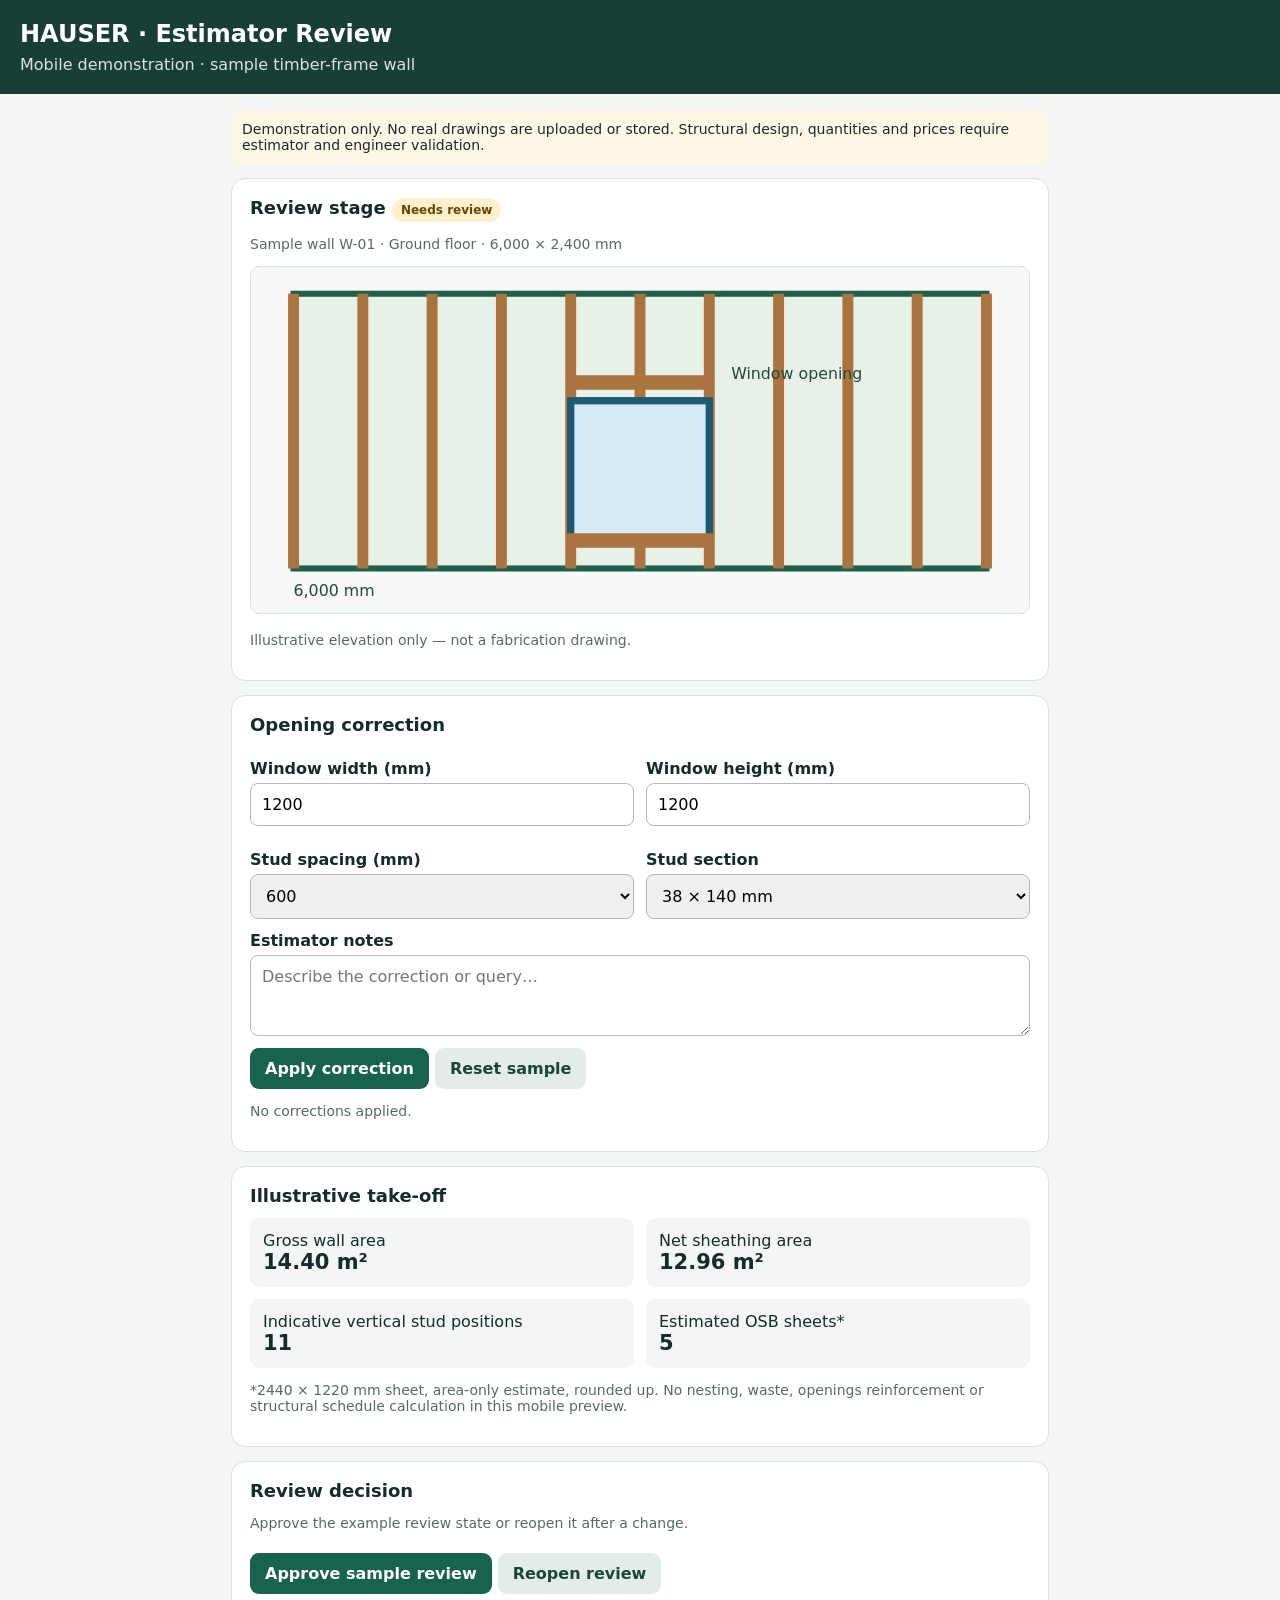
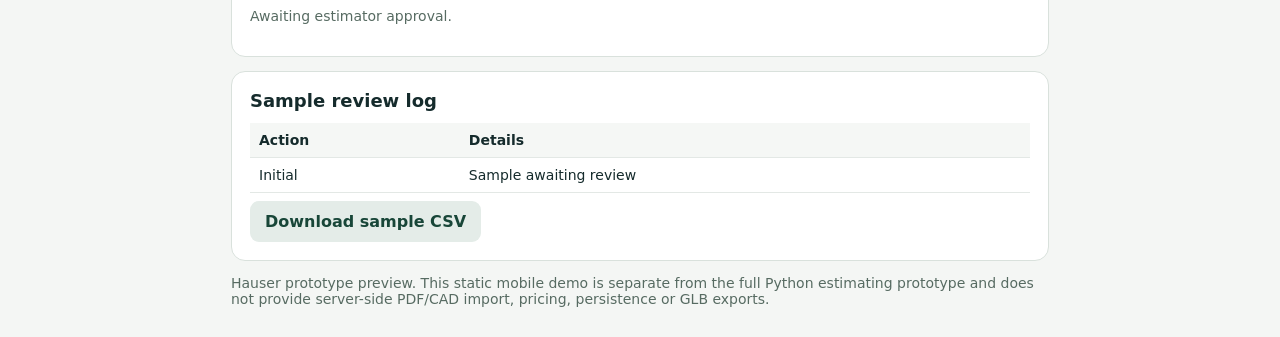
<file: hauser-demo/index.html>
<!doctype html>
<html lang="en"><head><meta charset="utf-8"><meta name="viewport" content="width=device-width,initial-scale=1"><title>Hauser | Estimator Review</title><style>
:root{font-family:system-ui,-apple-system,Segoe UI,sans-serif;color:#152b2c;background:#f4f6f4}*{box-sizing:border-box}body{margin:0}header{background:#173f37;color:white;padding:20px}h1{margin:0;font-size:24px}header p{margin:7px 0 0;color:#d8e5dc}main{max-width:850px;margin:auto;padding:16px}section{background:white;border:1px solid #d9e1dc;border-radius:14px;padding:18px;margin:14px 0}h2{font-size:18px;margin:0 0 12px}label{display:block;font-weight:650;margin:12px 0 5px}input,select,textarea{width:100%;font:inherit;padding:11px;border:1px solid #afbbb4;border-radius:8px}button{font:inherit;font-weight:650;padding:11px 15px;border:0;border-radius:9px;background:#17634d;color:white;margin:8px 6px 0 0;cursor:pointer}button.secondary{background:#e4ece8;color:#184638}.grid{display:grid;grid-template-columns:repeat(2,minmax(0,1fr));gap:12px}.metric{padding:13px;background:#f3f6f4;border-radius:9px}.metric b{display:block;font-size:21px}.tag{display:inline-block;background:#fff0ce;color:#684500;padding:5px 9px;border-radius:20px;font-size:12px}svg{width:100%;background:#f6f9f8;border:1px solid #d9e1dc;border-radius:10px}svg text{font-size:13px;fill:#26463d}.muted{color:#576b62;font-size:14px}.notice{background:#fff7e6;padding:11px;border-radius:9px;font-size:14px}table{border-collapse:collapse;width:100%;font-size:14px}td,th{padding:9px;border-bottom:1px solid #e3e8e5;text-align:left}th{background:#f5f7f5}@media(max-width:480px){.grid{grid-template-columns:1fr}section{padding:14px}}
</style></head><body><header><h1>HAUSER · Estimator Review</h1><p>Mobile demonstration · sample timber-frame wall</p></header><main><div class="notice">Demonstration only. No real drawings are uploaded or stored. Structural design, quantities and prices require estimator and engineer validation.</div>
<section><h2>Review stage <span class="tag" id="status">Needs review</span></h2><p class="muted">Sample wall W-01 · Ground floor · 6,000 × 2,400 mm</p><svg viewBox="0 0 640 285" role="img" aria-label="Wall elevation with studs and window opening"><rect x="35" y="22" width="570" height="226" fill="#e7f1e8" stroke="#215f4d" stroke-width="5"/><g id="studs" stroke="#a9743d" stroke-width="9"></g><rect id="opening" x="260" y="100" width="120" height="120" fill="#d6e9f7" stroke="#1d5b75" stroke-width="6"/><path d="M260 95H380M260 225H380" stroke="#a9743d" stroke-width="12"/><text x="35" y="271">6,000 mm</text><text x="395" y="92">Window opening</text></svg><p class="muted">Illustrative elevation only — not a fabrication drawing.</p></section>
<section><h2>Opening correction</h2><div class="grid"><div><label for="width">Window width (mm)</label><input id="width" type="number" min="300" max="2500" step="10" value="1200"></div><div><label for="height">Window height (mm)</label><input id="height" type="number" min="300" max="2200" step="10" value="1200"></div><div><label for="stud">Stud spacing (mm)</label><select id="stud"><option>600</option><option>400</option></select></div><div><label for="section">Stud section</label><select id="section"><option>38 × 140 mm</option><option>45 × 145 mm</option><option>47 × 150 mm</option></select></div></div><label for="notes">Estimator notes</label><textarea id="notes" rows="3" placeholder="Describe the correction or query…"></textarea><button id="apply">Apply correction</button><button class="secondary" id="reset">Reset sample</button><p id="change" class="muted">No corrections applied.</p></section>
<section><h2>Illustrative take-off</h2><div class="grid"><div class="metric">Gross wall area <b>14.40 m²</b></div><div class="metric">Net sheathing area <b id="area">12.96 m²</b></div><div class="metric">Indicative vertical stud positions <b id="count">11</b></div><div class="metric">Estimated OSB sheets* <b id="sheets">5</b></div></div><p class="muted">*2440 × 1220 mm sheet, area-only estimate, rounded up. No nesting, waste, openings reinforcement or structural schedule calculation in this mobile preview.</p></section>
<section><h2>Review decision</h2><p class="muted">Approve the example review state or reopen it after a change.</p><button id="approve">Approve sample review</button><button class="secondary" id="reopen">Reopen review</button><p id="decision" class="muted">Awaiting estimator approval.</p></section>
<section><h2>Sample review log</h2><table><thead><tr><th>Action</th><th>Details</th></tr></thead><tbody id="log"><tr><td>Initial</td><td>Sample awaiting review</td></tr></tbody></table><button class="secondary" id="csv">Download sample CSV</button></section>
<p class="muted">Hauser prototype preview. This static mobile demo is separate from the full Python estimating prototype and does not provide server-side PDF/CAD import, pricing, persistence or GLB exports.</p></main><script>
const $=id=>document.getElementById(id);let approved=false,entries=[['Initial','Sample awaiting review']];function draw(){let w=+$('width').value,h=+$('height').value,spacing=+$('stud').value;if(!(w>=300&&w<=2500&&h>=300&&h<=2200))return false;let ow=w/6000*570,oh=h/2400*226;let o=$('opening');o.setAttribute('x',320-ow/2);o.setAttribute('y',248-oh-25);o.setAttribute('width',ow);o.setAttribute('height',oh);let studs=$('studs');studs.innerHTML='';for(let i=0;i<=6000;i+=spacing){let x=35+i/6000*570;let line=document.createElementNS('http://www.w3.org/2000/svg','line');line.setAttribute('x1',x);line.setAttribute('x2',x);line.setAttribute('y1',22);line.setAttribute('y2',248);studs.appendChild(line)}$('area').textContent=(14.4-w*h/1e6).toFixed(2)+' m²';$('count').textContent=Math.ceil(6000/spacing)+1;$('sheets').textContent=Math.ceil((14.4-w*h/1e6)/(2.44*1.22));return true}function status(){ $('status').textContent=approved?'Sample approved':'Needs review';$('decision').textContent=approved?'Sample approved locally in this browser session.':'Awaiting estimator approval.'}function log(action,detail){entries.unshift([action,detail]);$('log').innerHTML=entries.map(e=>'<tr>'+e.map(x=>'<td>'+String(x).replaceAll('&','&amp;').replaceAll('<','&lt;')+'</td>').join('')+'</tr>').join('')}$('apply').onclick=()=>{if(!draw()){alert('Enter valid opening dimensions.');return}approved=false;status();let d='Window '+$('width').value+' × '+$('height').value+' mm; spacing '+$('stud').value+' mm; '+$('section').value+'; '+$('notes').value;log('Correction',d);$('change').textContent='Applied: '+d};$('approve').onclick=()=>{approved=true;status();log('Approval','Sample review approved')};$('reopen').onclick=()=>{approved=false;status();log('Reopened','Review requires approval')};$('reset').onclick=()=>{$('width').value=1200;$('height').value=1200;$('stud').value=600;$('section').selectedIndex=0;$('notes').value='';approved=false;draw();status();$('change').textContent='Reset to sample dimensions.';log('Reset','Sample restored')};$('csv').onclick=()=>{let rows=[['Action','Details'],...entries].map(r=>r.map(v=>'"'+String(v).replaceAll('"','""')+'"').join(',')).join('\r\n');let a=document.createElement('a');a.href=URL.createObjectURL(new Blob([rows],{type:'text/csv'}));a.download='hauser-sample-review.csv';a.click();URL.revokeObjectURL(a.href)};draw();status();
</script></body></html>
</file>
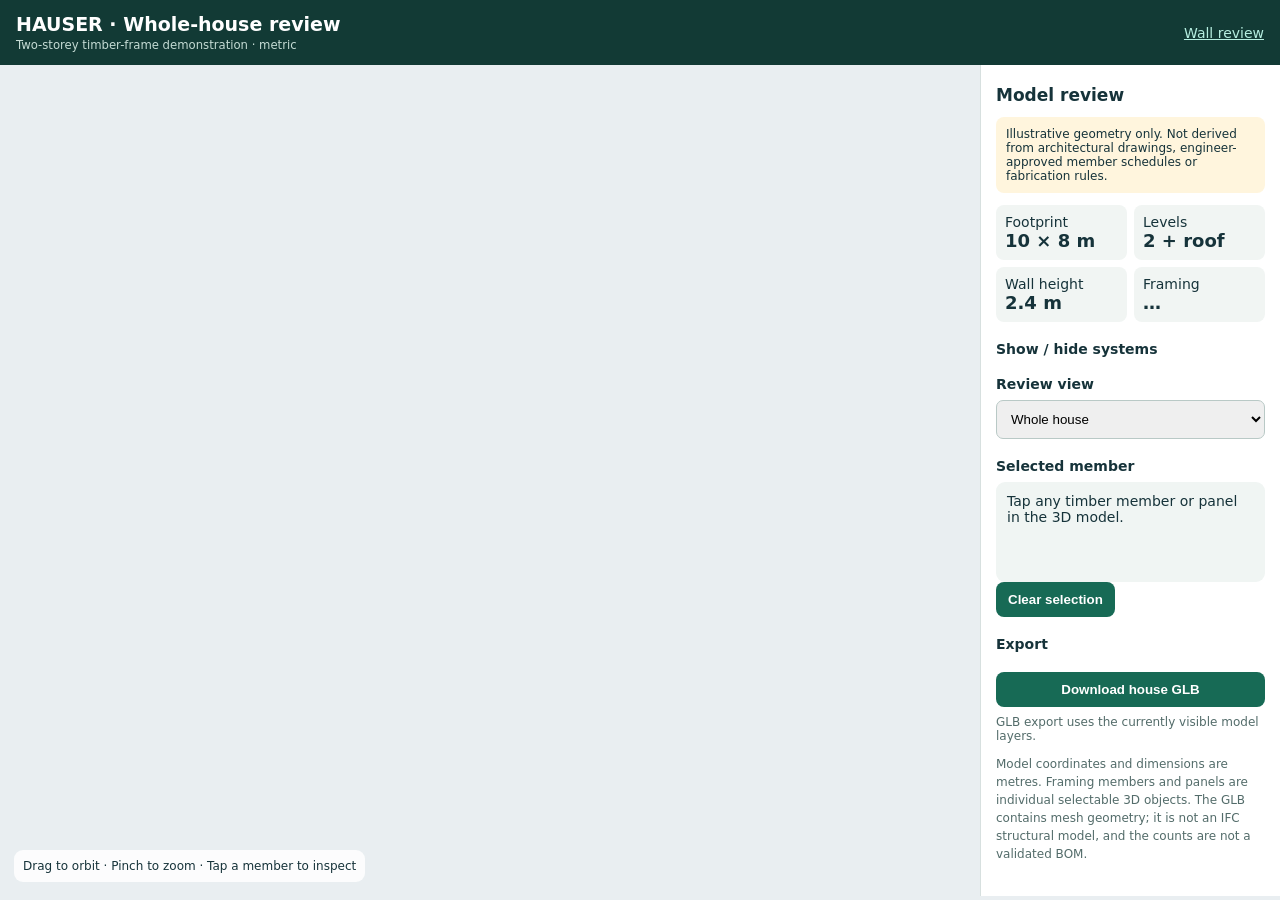
<file: hauser-app/app/static/house.html>
<!doctype html><html><head><meta name="viewport" content="width=device-width,initial-scale=1"><meta charset="utf-8"><title>Hauser Full House 3D Review</title><style>
*{box-sizing:border-box}body{margin:0;font:14px system-ui;background:#e9eef1;color:#16333a}header{padding:13px 16px;background:#123a35;color:white;display:flex;justify-content:space-between;align-items:center;gap:10px}header b{font-size:19px}header small{display:block;color:#c4dbd4;margin-top:3px}button{border:0;border-radius:8px;padding:10px 12px;background:#176a55;color:white;font-weight:650;cursor:pointer}button:disabled{opacity:.5}.layout{display:grid;grid-template-columns:minmax(0,1fr) 300px;min-height:calc(100dvh - 69px)}#viewport{position:relative;min-height:550px}#viewer{position:absolute;inset:0}#hint{position:absolute;left:14px;bottom:14px;background:#ffffffd9;padding:9px;border-radius:9px;font-size:12px}aside{padding:15px;background:white;border-left:1px solid #d7e0df;overflow:auto}h2{font-size:17px;margin:5px 0 12px}h3{font-size:14px;margin:19px 0 8px}.control{display:flex;align-items:center;gap:8px;margin:10px 0}.control input{width:17px;height:17px}select{width:100%;padding:10px;border:1px solid #b9c9c6;border-radius:7px}#selection{background:#f0f5f3;padding:11px;border-radius:9px;min-height:100px;white-space:pre-wrap}#export{width:100%;margin-top:12px}.note{color:#536c6a;font-size:12px;line-height:1.5}.warning{background:#fff5dd;border-radius:8px;padding:10px;font-size:12px;margin:12px 0}.stats{display:grid;grid-template-columns:1fr 1fr;gap:7px}.stat{background:#f1f5f3;border-radius:8px;padding:9px}.stat b{display:block;font-size:18px}a{color:#b5eee0}#status{font-size:12px;color:#536c6a;margin-top:8px}@media(max-width:800px){.layout{display:flex;flex-direction:column}#viewport{min-height:56dvh}aside{border-left:0}header b{font-size:16px}}
</style></head><body><header><div><b>HAUSER · Whole-house review</b><small>Two-storey timber-frame demonstration · metric</small></div><a href="/review">Wall review</a></header><div class="layout"><div id="viewport"><div id="viewer"></div><div id="hint">Drag to orbit · Pinch to zoom · Tap a member to inspect</div></div><aside><h2>Model review</h2><div class="warning">Illustrative geometry only. Not derived from architectural drawings, engineer-approved member schedules or fabrication rules.</div><div class="stats"><div class="stat">Footprint<b>10 × 8 m</b></div><div class="stat">Levels<b>2 + roof</b></div><div class="stat">Wall height<b>2.4 m</b></div><div class="stat">Framing<b id="total">…</b></div></div><h3>Show / hide systems</h3><div id="layers"></div><h3>Review view</h3><select id="view"><option value="all">Whole house</option><option value="ground">Ground floor only</option><option value="upper">First floor only</option><option value="roof">Roof only</option><option value="structure">Structure without sheathing</option></select><h3>Selected member</h3><div id="selection">Tap any timber member or panel in the 3D model.</div><button id="clear">Clear selection</button><h3>Export</h3><button id="export">Download house GLB</button><div id="status">GLB export uses the currently visible model layers.</div><p class="note">Model coordinates and dimensions are metres. Framing members and panels are individual selectable 3D objects. The GLB contains mesh geometry; it is not an IFC structural model, and the counts are not a validated BOM.</p></aside></div>
<script type="module">
import * as THREE from 'https://esm.sh/three@0.169.0';
import {OrbitControls} from 'https://esm.sh/three@0.169.0/examples/jsm/controls/OrbitControls.js';
import {GLTFExporter} from 'https://esm.sh/three@0.169.0/examples/jsm/exporters/GLTFExporter.js';
const scene=new THREE.Scene();scene.background=new THREE.Color(0xeaf1f3);const camera=new THREE.PerspectiveCamera(42,1,.1,150);camera.position.set(15,12,17);const renderer=new THREE.WebGLRenderer({antialias:true});renderer.setPixelRatio(Math.min(devicePixelRatio,2));renderer.outputColorSpace=THREE.SRGBColorSpace;document.getElementById('viewer').appendChild(renderer.domElement);const orbit=new OrbitControls(camera,renderer.domElement);orbit.target.set(0,2.8,0);orbit.enableDamping=true;orbit.update();scene.add(new THREE.HemisphereLight(0xffffff,0x79918c,2));const sun=new THREE.DirectionalLight(0xffffff,2.5);sun.position.set(9,18,12);scene.add(sun);
const materials={stud:new THREE.MeshStandardMaterial({color:0xc99a62}),joist:new THREE.MeshStandardMaterial({color:0xa77947}),roof:new THREE.MeshStandardMaterial({color:0x8c603d}),sheathing:new THREE.MeshStandardMaterial({color:0xb7c8b4,transparent:true,opacity:.28,depthWrite:false,side:THREE.DoubleSide}),floor:new THREE.MeshStandardMaterial({color:0x9db4b6,transparent:true,opacity:.28,depthWrite:false,side:THREE.DoubleSide}),highlight:new THREE.MeshStandardMaterial({color:0xffad2c})};const groups={ground:new THREE.Group(),upper:new THREE.Group(),floor:new THREE.Group(),roof:new THREE.Group(),sheathing:new THREE.Group()};for(const [k,g] of Object.entries(groups)){g.name=k;scene.add(g)}let count=0;const clickable=[];
function box(group,name,x,y,z,w,h,d,mat,meta={}){const mesh=new THREE.Mesh(new THREE.BoxGeometry(w,h,d),materials[mat]);mesh.position.set(x,y,z);mesh.name=name;mesh.userData={...meta,category:group,section:`${Math.round(w*1000)} × ${Math.round(h*1000)} × ${Math.round(d*1000)} mm`};groups[group].add(mesh);clickable.push(mesh);count++;return mesh}
function beam(group,name,a,b,section=.045,depth=.145,mat='stud'){const A=new THREE.Vector3(...a),B=new THREE.Vector3(...b),mid=A.clone().add(B).multiplyScalar(.5),len=A.distanceTo(B);const m=box(group,name,mid.x,mid.y,mid.z,section,len,depth,mat,{length_mm:Math.round(len*1000)});m.quaternion.setFromUnitVectors(new THREE.Vector3(0,1,0),B.clone().sub(A).normalize());return m}
const W=10,D=8,H=2.4;function openings(side,level){if(side==='front')return level===0?[[1.1,2.4,0,2.05,'door'],[5.8,7.5,.8,2.0,'window']]:[[1.2,3.0,.7,2.0,'window'],[6.2,8.0,.7,2.0,'window']];if(side==='back')return [[1.5,3.3,.8,2.0,'window'],[6.5,8.4,.8,2.0,'window']];return [[2.5,4.1,.8,2.0,'window']]}
function wall(side,level){let y0=level*H;let long=side==='front'||side==='back',L=long?W:D;let o=openings(side,level);let group=level===0?'ground':'upper';function pos(s,y){return long?[s-W/2,y,side==='front'?D/2:-D/2]:[side==='left'?-W/2:W/2,y,s-D/2]}function add(name,s,y1,y2,mat='stud'){if(y2-y1<.04)return;beam(group,`${side} L${level+1} ${name}`,pos(s,y1),pos(s,y2),.045,.145,mat)}
for(let s=0;s<=L+.01;s+=.6){let op=o.find(q=>s>q[0]-.04&&s<q[1]+.04);if(!op){add('stud '+s.toFixed(2),s,y0+.05,y0+H-.05)}else{if(op[2]>.15)add('sill cripple',s,y0+.05,y0+op[2]);if(op[3]<H-.15)add('head cripple',s,y0+op[3],y0+H-.05)}}
for(let p of [0,H-.045]){let a=pos(0,y0+p+.0225),b=pos(L,y0+p+.0225);beam(group,`${side} L${level+1} plate`,a,b,.045,.145)}
for(const [a,b,lo,hi,type] of o){for(const s of [a-.07,b+.07,a,b])add(type+' king/trimmer',s,y0+.05,y0+H-.05);for(const s of [a,b])add(type+' jack',s,y0+.05,y0+hi);beam(group,`${type} lintel`,pos(a,y0+hi+.09),pos(b,y0+hi+.09),.18,.145);if(lo>.1)beam(group,'window sill',pos(a,y0+lo),pos(b,y0+lo),.045,.145)}
let breaks=[0,...o.flatMap(q=>[q[0],q[1]]),L].sort((a,b)=>a-b);for(let i=0;i<breaks.length-1;i++){let a=breaks[i],b=breaks[i+1],mid=(a+b)/2,op=o.find(q=>mid>q[0]&&mid<q[1]);if(!op){let p1=pos(mid,y0+H/2);let p2=pos(mid,y0+H/2);let coords=pos(a,y0+H/2);let coords2=pos(b,y0+H/2);beam('sheathing',`${side} L${level+1} wall sheathing`,coords,coords2,H,.025,'sheathing')}else{if(op[2]>.15){let A=pos(a,y0+op[2]/2),B=pos(b,y0+op[2]/2);beam('sheathing','Below opening sheathing',A,B,op[2],.025,'sheathing')}if(op[3]<H-.1){let ht=H-op[3];beam('sheathing','Above opening sheathing',pos(a,y0+op[3]+ht/2),pos(b,y0+op[3]+ht/2),ht,.025,'sheathing')}}}
}
for(let l=0;l<2;l++)for(const side of ['front','back','left','right'])wall(side,l);
for(let x=-W/2;x<=W/2+.01;x+=.4){beam('floor','First floor joist',[x,H+.14,-D/2],[x,H+.14,D/2],.047,.22,'joist')}box('floor','First floor deck',0,H+.29,0,W,.025,D,'floor');box('floor','Ground floor deck',0,-.05,0,W,.1,D,'floor');
const eave=H*2+.2,ridge=eave+2.5;for(let x=-W/2;x<=W/2+.01;x+=.6){beam('roof','Front roof rafter',[x,eave,D/2+.4],[x,ridge,0],.047,.195,'roof');beam('roof','Rear roof rafter',[x,ridge,0],[x,eave,-D/2-.4],.047,.195,'roof');beam('roof','Roof tie',[x,eave,-D/2],[x,eave,D/2],.047,.195,'roof')}beam('roof','Ridge',[ -W/2,ridge,0],[W/2,ridge,0],.095,.195,'roof');
for(let side of [-1,1]){const p=box('sheathing',side===1?'Front roof deck':'Rear roof deck',0,(ridge+eave)/2,side*(D/2+.4)/2,W+.25,.025,Math.hypot(D/2+.4,ridge-eave),'sheathing');p.rotation.x=side*Math.atan2(ridge-eave,D/2+.4)}
const grid=new THREE.GridHelper(16,16,0x9ab4aa,0xc8d8d3);grid.position.y=-.13;scene.add(grid);document.getElementById('total').textContent=count+' objects';
const layerLabels={ground:'Ground-floor wall framing',upper:'First-floor wall framing',floor:'Floor joists and decks',roof:'Roof rafters and ties',sheathing:'Sheathing / roof boards'};for(const [key,label] of Object.entries(layerLabels)){const div=document.createElement('label');div.className='control';div.innerHTML='<input type="checkbox" checked> '+label;div.querySelector('input').onchange=e=>{groups[key].visible=e.target.checked};document.getElementById('layers').appendChild(div)}
document.getElementById('view').onchange=e=>{let v=e.target.value;for(const [k,g] of Object.entries(groups))g.visible=v==='all'||(v==='structure'?k!=='sheathing':v===k)||(v==='ground'&&k==='floor');document.querySelectorAll('#layers input').forEach((x,i)=>x.checked=Object.values(groups)[i].visible)};
let selected=null,oldMat=null;const ray=new THREE.Raycaster(),mouse=new THREE.Vector2();renderer.domElement.addEventListener('pointerup',e=>{if(e.pointerType==='touch'&&e.isPrimary===false)return;const r=renderer.domElement.getBoundingClientRect();mouse.set((e.clientX-r.left)/r.width*2-1,-(e.clientY-r.top)/r.height*2+1);ray.setFromCamera(mouse,camera);let hit=ray.intersectObjects(clickable,false).find(x=>x.object.parent.visible);if(!hit)return;if(selected)selected.material=oldMat;selected=hit.object;oldMat=selected.material;selected.material=materials.highlight;const p=selected.position;document.getElementById('selection').textContent=selected.name+'\nLayer: '+selected.userData.category+'\nLocation: '+p.x.toFixed(2)+', '+p.y.toFixed(2)+', '+p.z.toFixed(2)+' m'+(selected.userData.length_mm?'\nMember length: '+selected.userData.length_mm+' mm':'')+'\nStatus: illustrative, not engineer-approved'});
document.getElementById('clear').onclick=()=>{if(selected)selected.material=oldMat;selected=null;document.getElementById('selection').textContent='Tap any member in the 3D model.'};
document.getElementById('export').onclick=async()=>{const btn=document.getElementById('export'),status=document.getElementById('status');btn.disabled=true;status.textContent='Building GLB…';if(selected)selected.material=oldMat;try{const exporter=new GLTFExporter();const exportScene=new THREE.Group();for(const [key,g] of Object.entries(groups))if(g.visible){const clone=g.clone(true);clone.traverse(o=>{if(o.isMesh){o.material=o.material.clone();if(o.material.transparent){o.material.opacity=1;o.material.transparent=false}}});exportScene.add(clone)}const glb=await exporter.parseAsync(exportScene,{binary:true,onlyVisible:true});const blob=new Blob([glb],{type:'model/gltf-binary'});const a=document.createElement('a');a.href=URL.createObjectURL(blob);a.download='hauser-two-storey-house-demo.glb';a.click();setTimeout(()=>URL.revokeObjectURL(a.href),2000);status.textContent='GLB generated: '+(blob.size/1048576).toFixed(2)+' MB'}catch(err){status.textContent='Export error: '+err.message}finally{if(selected)selected.material=materials.highlight;btn.disabled=false}};
function resize(){const el=document.getElementById('viewer');camera.aspect=el.clientWidth/el.clientHeight;camera.updateProjectionMatrix();renderer.setSize(el.clientWidth,el.clientHeight)}window.addEventListener('resize',resize);resize();renderer.setAnimationLoop(()=>{orbit.update();renderer.render(scene,camera)});
</script></body></html>
</file>
